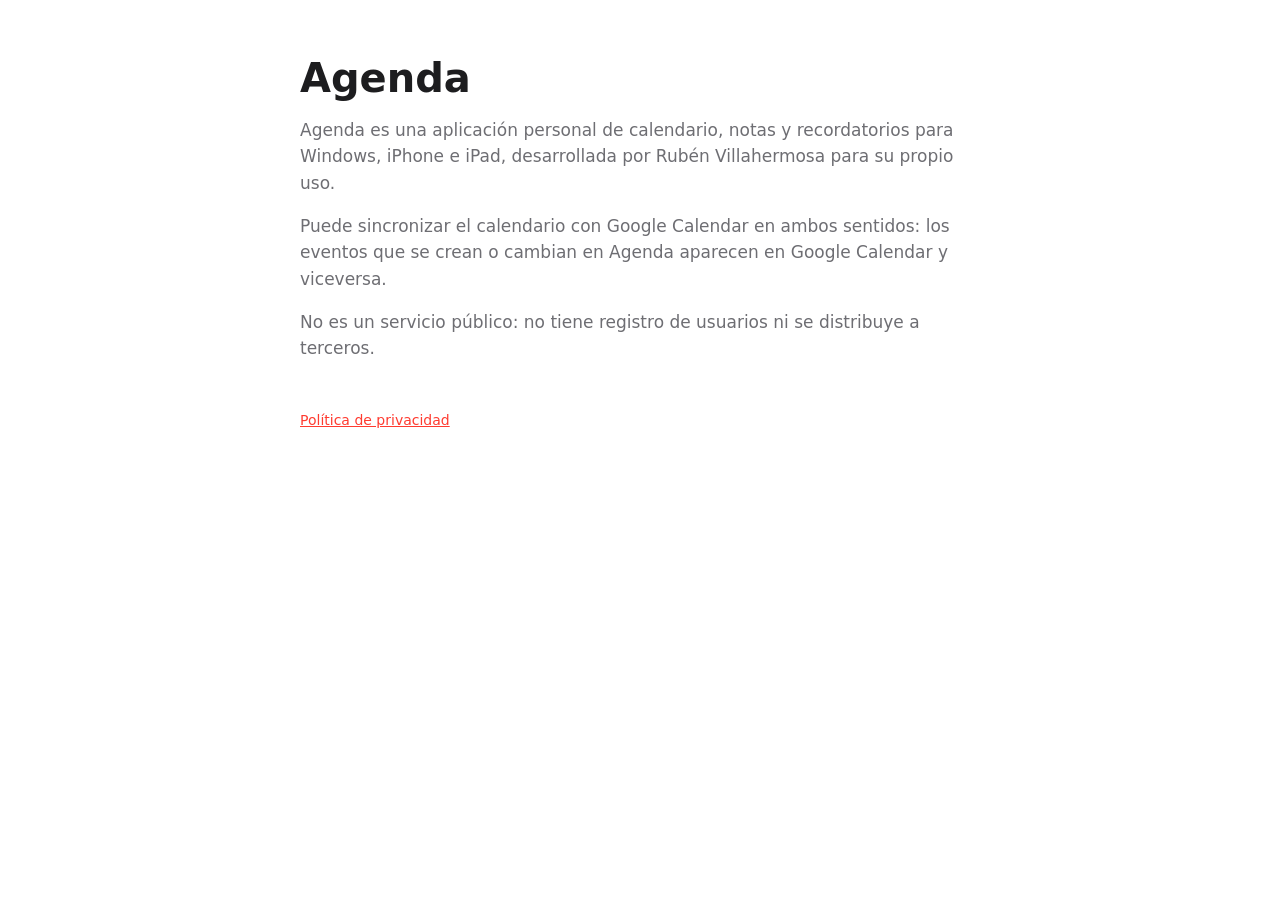
<file: index.html>
<!doctype html>
<html lang="es"><head><meta charset="utf-8"><meta name="viewport" content="width=device-width,initial-scale=1">
<title>Agenda</title><link rel="stylesheet" href="estilo.css"></head>
<body><main>
<h1>Agenda</h1>
<p>Agenda es una aplicación personal de calendario, notas y recordatorios para Windows, iPhone e iPad, desarrollada por Rubén Villahermosa para su propio uso.</p>
<p>Puede sincronizar el calendario con Google Calendar en ambos sentidos: los eventos que se crean o cambian en Agenda aparecen en Google Calendar y viceversa.</p>
<p>No es un servicio público: no tiene registro de usuarios ni se distribuye a terceros.</p>
<footer><a href="privacidad.html">Política de privacidad</a></footer>
</main></body></html>
</file>
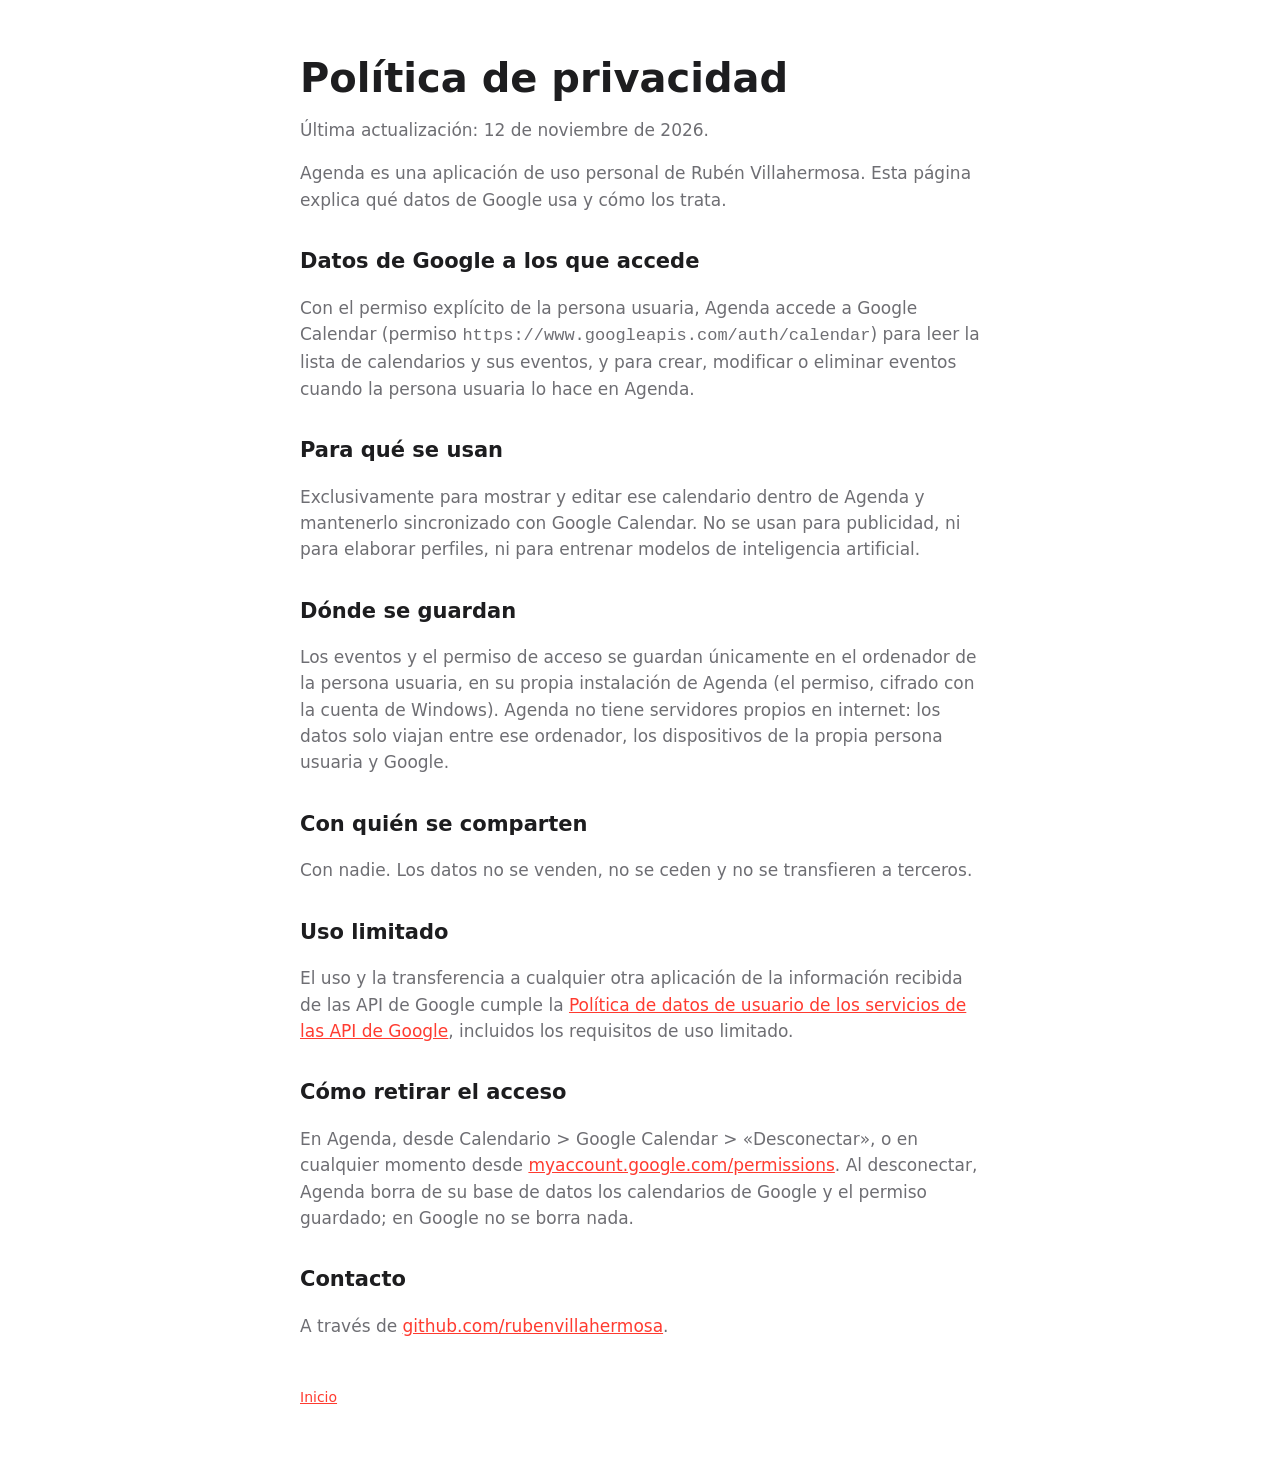
<file: privacidad.html>
<!doctype html>
<html lang="es"><head><meta charset="utf-8"><meta name="viewport" content="width=device-width,initial-scale=1">
<title>Agenda · Política de privacidad</title><link rel="stylesheet" href="estilo.css"></head>
<body><main>
<h1>Política de privacidad</h1>
<p>Última actualización: 12 de noviembre de 2026.</p>
<p>Agenda es una aplicación de uso personal de Rubén Villahermosa. Esta página explica qué datos de Google usa y cómo los trata.</p>
<h2>Datos de Google a los que accede</h2>
<p>Con el permiso explícito de la persona usuaria, Agenda accede a Google Calendar (permiso <code>https://www.googleapis.com/auth/calendar</code>) para leer la lista de calendarios y sus eventos, y para crear, modificar o eliminar eventos cuando la persona usuaria lo hace en Agenda.</p>
<h2>Para qué se usan</h2>
<p>Exclusivamente para mostrar y editar ese calendario dentro de Agenda y mantenerlo sincronizado con Google Calendar. No se usan para publicidad, ni para elaborar perfiles, ni para entrenar modelos de inteligencia artificial.</p>
<h2>Dónde se guardan</h2>
<p>Los eventos y el permiso de acceso se guardan únicamente en el ordenador de la persona usuaria, en su propia instalación de Agenda (el permiso, cifrado con la cuenta de Windows). Agenda no tiene servidores propios en internet: los datos solo viajan entre ese ordenador, los dispositivos de la propia persona usuaria y Google.</p>
<h2>Con quién se comparten</h2>
<p>Con nadie. Los datos no se venden, no se ceden y no se transfieren a terceros.</p>
<h2>Uso limitado</h2>
<p>El uso y la transferencia a cualquier otra aplicación de la información recibida de las API de Google cumple la <a href="https://developers.google.com/terms/api-services-user-data-policy">Política de datos de usuario de los servicios de las API de Google</a>, incluidos los requisitos de uso limitado.</p>
<h2>Cómo retirar el acceso</h2>
<p>En Agenda, desde Calendario &gt; Google Calendar &gt; «Desconectar», o en cualquier momento desde <a href="https://myaccount.google.com/permissions">myaccount.google.com/permissions</a>. Al desconectar, Agenda borra de su base de datos los calendarios de Google y el permiso guardado; en Google no se borra nada.</p>
<h2>Contacto</h2>
<p>A través de <a href="https://github.com/rubenvillahermosa">github.com/rubenvillahermosa</a>.</p>
<footer><a href="index.html">Inicio</a></footer>
</main></body></html>
</file>
<file: estilo.css>
:root{color-scheme:light dark;--fg:#1d1d1f;--fg2:#6e6e73;--bg:#fff;--acc:#ff3b30}
@media (prefers-color-scheme:dark){:root{--fg:#f5f5f7;--fg2:#a1a1a6;--bg:#000}}
body{margin:0;background:var(--bg);color:var(--fg);font:17px/1.55 -apple-system,"Segoe UI",system-ui,sans-serif}
main{max-width:680px;margin:0 auto;padding:56px 20px}
h1{font-size:40px;line-height:1.1;margin:0 0 12px}h2{font-size:21px;margin:32px 0 8px}
p,li{color:var(--fg2)}a{color:var(--acc)}footer{margin-top:48px;font-size:14px;color:var(--fg2)}
</file>
